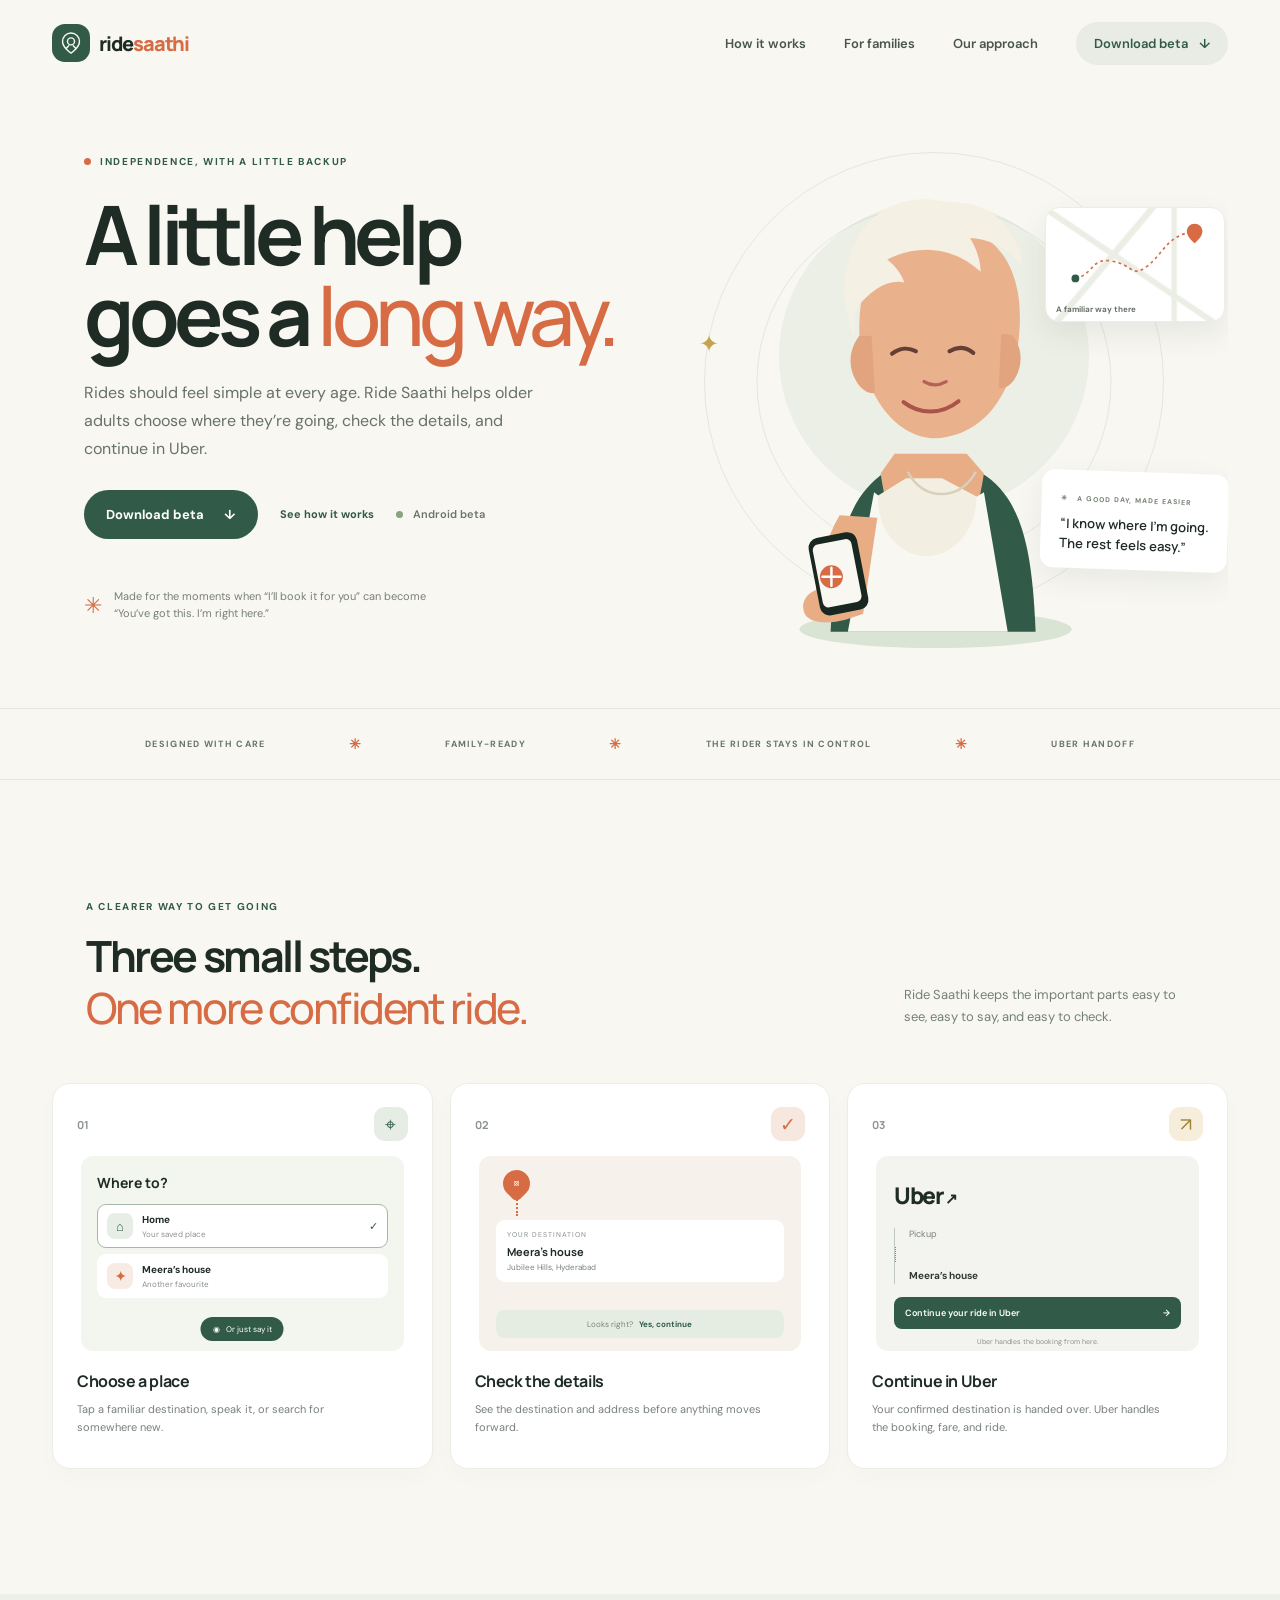
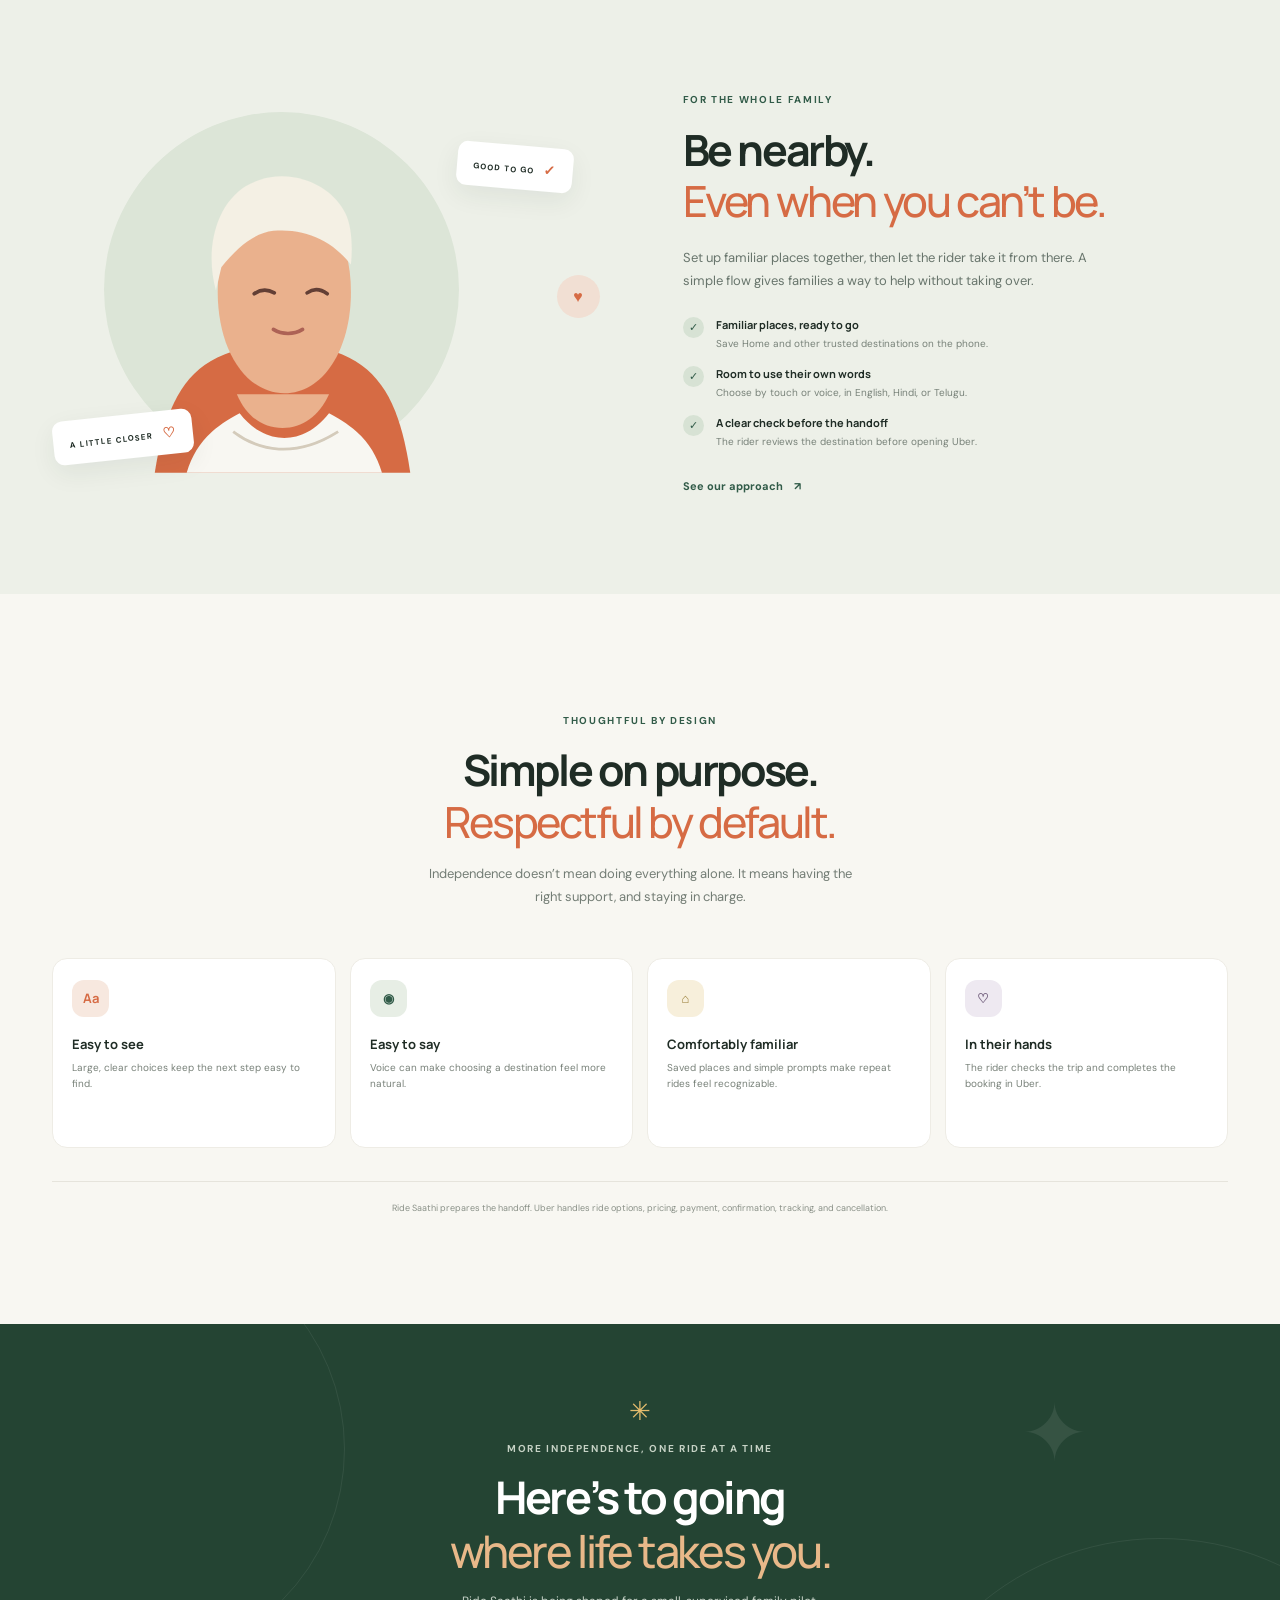
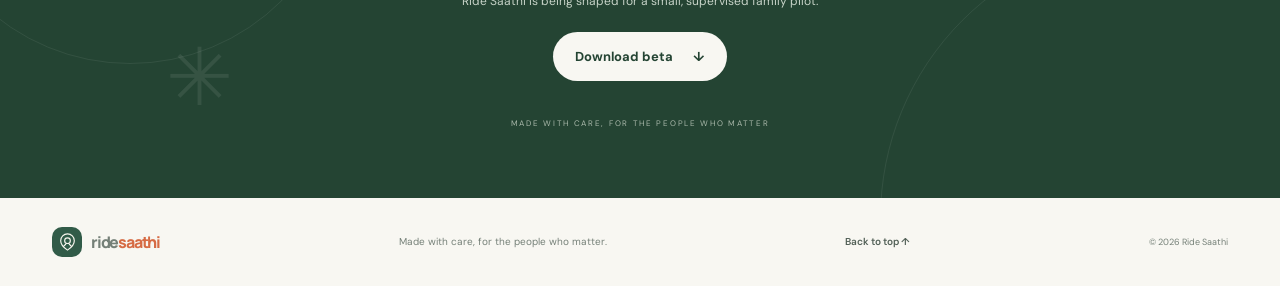
<file: website/index.html>
<!doctype html>
<html lang="en">
  <head>
    <meta charset="utf-8" />
    <meta name="viewport" content="width=device-width, initial-scale=1" />
    <meta name="theme-color" content="#f8f7f2" />
    <meta
      name="description"
      content="Ride Saathi helps older adults choose a destination, confirm the details, and continue their ride in Uber—with a little help from family when they need it."
    />
    <title>Ride Saathi — A little help goes a long way</title>
    <link rel="preconnect" href="https://fonts.googleapis.com" />
    <link rel="preconnect" href="https://fonts.gstatic.com" crossorigin />
    <link
      href="https://fonts.googleapis.com/css2?family=DM+Sans:wght@400;500;600;700&family=Manrope:wght@400;500;600;700;800&display=swap"
      rel="stylesheet"
    />
    <link rel="stylesheet" href="styles.css" />
    <script src="script.js" defer></script>
  </head>
  <body>
    <header class="site-header">
      <a class="brand" href="#top" aria-label="Ride Saathi home">
        <span class="brand-mark" aria-hidden="true"
          ><svg viewBox="0 0 40 40">
            <path
              d="M20 4.5c-7.2 0-13 5.8-13 13 0 9.2 13 18 13 18s13-8.8 13-18c0-7.2-5.8-13-13-13Z"
            />
            <circle cx="20" cy="17.5" r="5.4" />
            <path d="m12.4 28.4 4.1-4.1m11.1 4.1-4.1-4.1" /></svg
        ></span>
        <span class="brand-name">ride<span>saathi</span></span>
      </a>
      <button class="menu-toggle" aria-label="Open menu" aria-expanded="false">
        <span></span><span></span>
      </button>
      <nav class="main-nav" aria-label="Main navigation">
        <a href="#how-it-works">How it works</a>
        <a href="#made-for-family">For families</a>
        <a href="#built-with-care">Our approach</a>
        <a class="nav-cta" href="download/"
          >Download beta <span aria-hidden="true">↓</span></a
        >
      </nav>
    </header>

    <main id="top">
      <section class="hero section-shell">
        <div class="hero-copy">
          <div class="eyebrow">
            <span class="eyebrow-dot"></span> INDEPENDENCE, WITH A LITTLE BACKUP
          </div>
          <h1>A little help<br />goes a <em>long way.</em></h1>
          <p class="hero-intro">
            Rides should feel simple at every age. Ride Saathi helps older
            adults choose where they’re going, check the details, and continue
            in Uber.
          </p>
          <div class="hero-actions">
            <a class="button button-dark" href="download/"
              >Download beta <span aria-hidden="true">↓</span></a
            >
            <a class="text-link" href="#how-it-works">See how it works</a>
            <span class="availability"
              ><span class="availability-dot"></span> Android beta</span
            >
          </div>
          <div class="hero-note">
            <span class="note-icon">✳</span
            ><span
              >Made for the moments when “I’ll book it for you” can become<br
                class="desktop-only"
              />
              “You’ve got this. I’m right here.”</span
            >
          </div>
        </div>

        <div
          class="hero-art"
          aria-label="Illustration of an older woman using Ride Saathi on her phone"
        >
          <div class="sun-orbit orbit-one"></div>
          <div class="sun-orbit orbit-two"></div>
          <div class="hero-sparkle sparkle-a">✳</div>
          <div class="hero-sparkle sparkle-b">✦</div>
          <div class="hero-person">
            <svg
              viewBox="0 0 500 570"
              role="img"
              aria-label="A smiling older woman holding a phone"
            >
              <ellipse cx="258" cy="532" rx="166" ry="23" fill="#d9e4d5" />
              <path
                d="M130 535c5-102 19-163 66-194h117c52 31 63 98 67 194H130Z"
                fill="#315b48"
              />
              <path
                d="M191 342c8 52 17 88 64 99 44-8 54-49 62-99l-21-24h-88l-17 24Z"
                fill="#e9ad86"
              />
              <path
                d="M165 164c0-79 39-124 101-124 67 0 101 53 94 132-4 54-29 115-90 126-55 10-105-50-105-134Z"
                fill="#eab18d"
              />
              <path
                d="M159 174c-23-48-13-114 26-146 24-20 58-25 91-16 51-4 83 35 88 77-18-22-40-33-64-34 8 13 13 28 13 41-34-31-76-34-114-15 10 8 17 17 21 28-20-4-40 8-61 34v31Z"
                fill="#f4f0e4"
              />
              <path
                d="M165 174c-13 17-14 38-4 55 6 11 15 16 23 15l-4-70-15 0Zm186-1c13 14 14 36 4 53-5 9-13 13-20 12l3-66 13 1Z"
                fill="#e2a47f"
              />
              <path
                d="M205 196c9-7 20-8 29-3m41 0c10-6 20-5 29 2"
                fill="none"
                stroke="#633f35"
                stroke-width="5"
                stroke-linecap="round"
              />
              <path
                d="M244 230c8 5 18 5 27 0"
                fill="none"
                stroke="#b46158"
                stroke-width="4"
                stroke-linecap="round"
              />
              <path
                d="M219 255c19 15 46 16 67-1"
                fill="none"
                stroke="#a9534b"
                stroke-width="5"
                stroke-linecap="round"
              />
              <path
                d="M183 365c28 24 86 32 134 0l29 170H151l32-170Z"
                fill="#f8f7f2"
              />
              <path
                d="M141 393c-17 28-27 68-31 108 18 9 39 12 60 10l17-115-46-3Z"
                fill="#e9ad86"
              />
              <path
                d="M118 483c-18 3-26 18-19 31 7 11 28 12 50 6l21-7-4-28-48-2Z"
                fill="#e9ad86"
              />
              <rect
                x="101"
                y="423"
                width="60"
                height="96"
                rx="12"
                transform="rotate(-11 101 423)"
                fill="#18271f"
              />
              <rect
                x="107"
                y="430"
                width="48"
                height="78"
                rx="7"
                transform="rotate(-11 107 430)"
                fill="#f8f7f2"
              />
              <circle cx="131" cy="468" r="14" fill="#d66b44" />
              <path
                d="M120 468h22m-11-11v22"
                stroke="#fff"
                stroke-width="3"
                stroke-linecap="round"
              />
              <path
                d="M188 369c-2 43 26 73 59 74 33-1 61-31 61-73l-42-22h-44l-34 21Z"
                fill="#f2eee1"
              />
              <path
                d="M224 340c10 18 24 27 41 27s32-9 42-27"
                fill="none"
                stroke="#d6d0bd"
                stroke-width="3"
              />
            </svg>
          </div>
          <div class="map-card">
            <div class="map-grid"></div>
            <svg class="route-map" viewBox="0 0 250 140">
              <path
                d="M18 112C52 105 45 74 84 81s34 31 63 9 36-57 85-62"
                fill="none"
                stroke="#d66b44"
                stroke-width="3"
                stroke-dasharray="5 6"
              />
              <circle cx="18" cy="112" r="7" fill="#315b48" />
              <circle cx="232" cy="28" r="8" fill="#d66b44" />
              <path
                d="M232 14c-8 0-14 6-14 14 0 10 14 21 14 21s14-11 14-21c0-8-6-14-14-14Z"
                fill="#d66b44"
              /></svg
            ><span class="map-caption">A familiar way there</span>
          </div>
          <div class="quote-card">
            <span class="quote-stars">✳ &nbsp; A GOOD DAY, MADE EASIER</span>
            <p>“I know where I’m going.<br />The rest feels easy.”</p>
          </div>
        </div>
      </section>

      <section class="trust-strip" aria-label="Product highlights">
        <div class="trust-inner">
          <span>DESIGNED WITH CARE</span><i>✳</i><span>FAMILY-READY</span
          ><i>✳</i><span>THE RIDER STAYS IN CONTROL</span><i>✳</i
          ><span>UBER HANDOFF</span>
        </div>
      </section>

      <section class="how-section section-shell" id="how-it-works">
        <div class="section-heading">
          <div>
            <div class="eyebrow">A CLEARER WAY TO GET GOING</div>
            <h2>Three small steps.<br /><em>One more confident ride.</em></h2>
          </div>
          <p>
            Ride Saathi keeps the important parts easy to see, easy to say, and
            easy to check.
          </p>
        </div>
        <div class="steps-grid">
          <article class="step-card">
            <div class="step-top">
              <span class="step-number">01</span
              ><span class="step-icon icon-green">⌖</span>
            </div>
            <div class="step-visual visual-places">
              <span class="visual-label">Where to?</span>
              <div class="place-option selected">
                <b class="place-dot dot-home">⌂</b
                ><span
                  ><strong>Home</strong><small>Your saved place</small></span
                ><span class="checkmark">✓</span>
              </div>
              <div class="place-option">
                <b class="place-dot dot-orange">✦</b
                ><span
                  ><strong>Meera’s house</strong
                  ><small>Another favourite</small></span
                >
              </div>
              <div class="voice-pill">◉ &nbsp; Or just say it</div>
            </div>
            <h3>Choose a place</h3>
            <p>
              Tap a familiar destination, speak it, or search for somewhere new.
            </p>
          </article>
          <article class="step-card">
            <div class="step-top">
              <span class="step-number">02</span
              ><span class="step-icon icon-peach">✓</span>
            </div>
            <div class="step-visual visual-confirm">
              <div class="confirm-pin">⌖</div>
              <span class="confirm-line"></span>
              <div class="confirm-address">
                <small>YOUR DESTINATION</small><strong>Meera’s house</strong
                ><span>Jubilee Hills, Hyderabad</span>
              </div>
              <div class="confirm-ok">
                Looks right? &nbsp; <b>Yes, continue</b>
              </div>
            </div>
            <h3>Check the details</h3>
            <p>
              See the destination and address before anything moves forward.
            </p>
          </article>
          <article class="step-card">
            <div class="step-top">
              <span class="step-number">03</span
              ><span class="step-icon icon-yellow">↗</span>
            </div>
            <div class="step-visual visual-handoff">
              <div class="uber-word">Uber<span>↗</span></div>
              <div class="handoff-route">
                <span>Pickup</span><i></i><b>Meera’s house</b>
              </div>
              <div class="handoff-pill">
                Continue your ride in Uber <span>→</span>
              </div>
              <small class="uber-note"
                >Uber handles the booking from here.</small
              >
            </div>
            <h3>Continue in Uber</h3>
            <p>
              Your confirmed destination is handed over. Uber handles the
              booking, fare, and ride.
            </p>
          </article>
        </div>
      </section>

      <section class="family-section" id="made-for-family">
        <div class="family-inner section-shell">
          <div class="family-art">
            <div class="family-circle"></div>
            <div class="family-sticker sticker-one">
              GOOD TO GO <span>✓</span>
            </div>
            <div class="family-sticker sticker-two">
              A LITTLE CLOSER <span>♡</span>
            </div>
            <div class="family-illustration">
              <svg viewBox="0 0 400 410" aria-hidden="true">
                <path
                  d="M60 370c12-75 33-120 93-135h96c60 16 80 62 91 135H60Z"
                  fill="#d66b44"
                />
                <path
                  d="M129 172c0-61 29-101 73-101s73 39 73 101c0 64-31 111-73 111s-73-47-73-111Z"
                  fill="#eab18d"
                />
                <path
                  d="M127 170c-12-43-1-93 33-114 38-23 91-7 109 30 7 14 8 37 6 56-21-27-51-40-85-37-19 2-38 16-57 40l-6 25Z"
                  fill="#f4f0e4"
                />
                <path
                  d="M169 174c7-5 15-5 22-1m36 0c7-5 15-4 22 1"
                  stroke="#633f35"
                  stroke-width="4"
                  fill="none"
                  stroke-linecap="round"
                />
                <path
                  d="M190 213c10 6 22 6 32 0"
                  stroke="#ad6255"
                  stroke-width="4"
                  fill="none"
                  stroke-linecap="round"
                />
                <path
                  d="M150 284c10 24 28 37 50 37s40-13 51-37"
                  fill="#eab18d"
                />
                <path
                  d="M153 305c-34 18-49 36-58 65h214c-9-29-24-47-58-65-14 18-31 27-49 27s-35-9-49-27Z"
                  fill="#f8f7f2"
                />
                <path
                  d="M146 325c27 21 68 30 115 0"
                  stroke="#d4cbbb"
                  stroke-width="3"
                  fill="none"
                />
              </svg>
            </div>
            <div class="floating-heart">♥</div>
          </div>
          <div class="family-copy">
            <div class="eyebrow">FOR THE WHOLE FAMILY</div>
            <h2>Be nearby.<br /><em>Even when you can’t be.</em></h2>
            <p>
              Set up familiar places together, then let the rider take it from
              there. A simple flow gives families a way to help without taking
              over.
            </p>
            <ul class="family-list">
              <li>
                <span>✓</span>
                <div>
                  <strong>Familiar places, ready to go</strong
                  ><small
                    >Save Home and other trusted destinations on the
                    phone.</small
                  >
                </div>
              </li>
              <li>
                <span>✓</span>
                <div>
                  <strong>Room to use their own words</strong
                  ><small
                    >Choose by touch or voice, in English, Hindi, or
                    Telugu.</small
                  >
                </div>
              </li>
              <li>
                <span>✓</span>
                <div>
                  <strong>A clear check before the handoff</strong
                  ><small
                    >The rider reviews the destination before opening
                    Uber.</small
                  >
                </div>
              </li>
            </ul>
            <a class="text-link" href="#get-started"
              >See our approach <span>↗</span></a
            >
          </div>
        </div>
      </section>

      <section class="care-section section-shell" id="built-with-care">
        <div class="care-heading">
          <div class="eyebrow">THOUGHTFUL BY DESIGN</div>
          <h2>Simple on purpose.<br /><em>Respectful by default.</em></h2>
          <p>
            Independence doesn’t mean doing everything alone. It means having
            the right support, and staying in charge.
          </p>
        </div>
        <div class="care-cards">
          <article>
            <span class="care-icon care-icon-peach">Aa</span>
            <h3>Easy to see</h3>
            <p>Large, clear choices keep the next step easy to find.</p>
          </article>
          <article>
            <span class="care-icon care-icon-green">◉</span>
            <h3>Easy to say</h3>
            <p>Voice can make choosing a destination feel more natural.</p>
          </article>
          <article>
            <span class="care-icon care-icon-yellow">⌂</span>
            <h3>Comfortably familiar</h3>
            <p>
              Saved places and simple prompts make repeat rides feel
              recognizable.
            </p>
          </article>
          <article>
            <span class="care-icon care-icon-lilac">♡</span>
            <h3>In their hands</h3>
            <p>The rider checks the trip and completes the booking in Uber.</p>
          </article>
        </div>
        <div class="care-footnote">
          Ride Saathi prepares the handoff. Uber handles ride options, pricing,
          payment, confirmation, tracking, and cancellation.
        </div>
      </section>

      <section class="closing-section" id="get-started">
        <div class="closing-orb orb-left"></div>
        <div class="closing-orb orb-right"></div>
        <div class="closing-content">
          <span class="closing-star">✳</span>
          <div class="eyebrow">MORE INDEPENDENCE, ONE RIDE AT A TIME</div>
          <h2>Here’s to going<br /><em>where life takes you.</em></h2>
          <p>
            Ride Saathi is being shaped for a small, supervised family pilot.
          </p>
          <a class="button button-light" href="download/"
            >Download beta <span aria-hidden="true">↓</span></a
          ><span class="closing-foot"
            >MADE WITH CARE, FOR THE PEOPLE WHO MATTER</span
          >
        </div>
      </section>
    </main>
    <footer class="site-footer">
      <a class="brand footer-brand" href="#top"
        ><span class="brand-mark"
          ><svg viewBox="0 0 40 40">
            <path
              d="M20 4.5c-7.2 0-13 5.8-13 13 0 9.2 13 18 13 18s13-8.8 13-18c0-7.2-5.8-13-13-13Z"
            />
            <circle cx="20" cy="17.5" r="5.4" />
            <path d="m12.4 28.4 4.1-4.1m11.1 4.1-4.1-4.1" /></svg></span
        ><span class="brand-name">ride<span>saathi</span></span></a
      ><span>Made with care, for the people who matter.</span
      ><a href="#top">Back to top ↑</a
      ><small>© <span id="year"></span> Ride Saathi</small>
    </footer>
  </body>
</html>
</file>
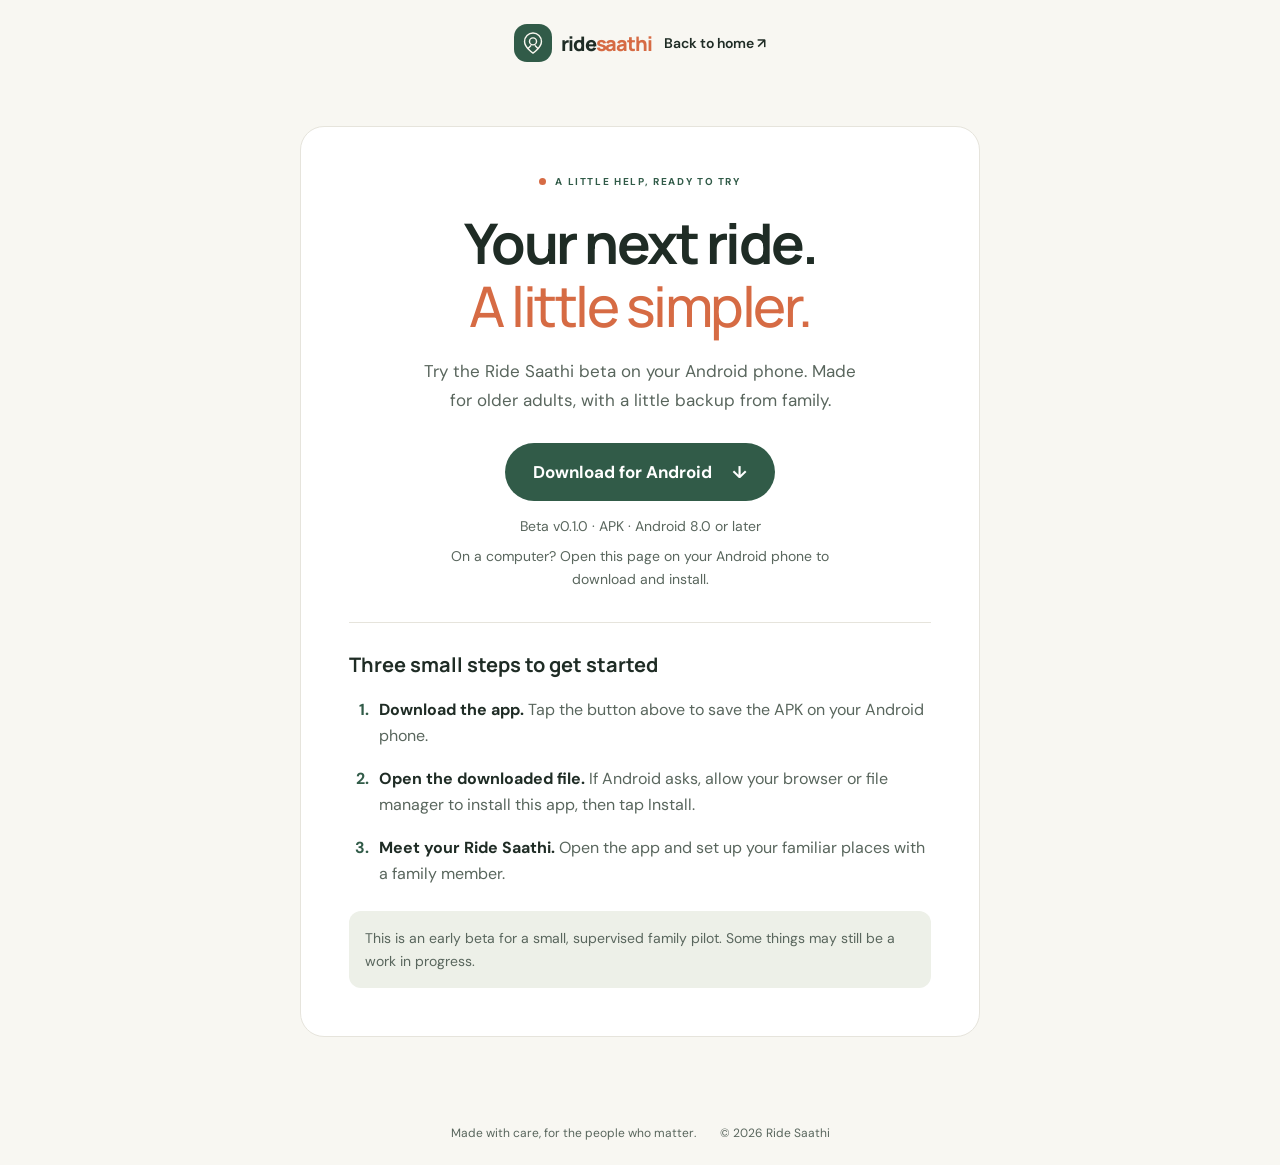
<file: website/download/index.html>
<!doctype html>
<html lang="en">
  <head>
    <meta charset="utf-8" />
    <meta name="viewport" content="width=device-width, initial-scale=1" />
    <meta name="theme-color" content="#f8f7f2" />
    <meta name="description" content="Download the Ride Saathi Android beta. A little help for a more confident ride, ready to try on your phone." />
    <title>Download the Android beta — Ride Saathi</title>
    <link rel="preconnect" href="https://fonts.googleapis.com" />
    <link rel="preconnect" href="https://fonts.gstatic.com" crossorigin />
    <link href="https://fonts.googleapis.com/css2?family=DM+Sans:wght@400;500;600;700&family=Manrope:wght@400;500;600;700;800&display=swap" rel="stylesheet" />
    <link rel="stylesheet" href="../styles.css" />
    <link rel="stylesheet" href="download.css" />
    <script src="../script.js" defer></script>
  </head>
  <body class="download-page">
    <header class="site-header">
      <a class="brand" href="../" aria-label="Ride Saathi home">
        <span class="brand-mark" aria-hidden="true">
          <svg viewBox="0 0 40 40">
            <path d="M20 4.5c-7.2 0-13 5.8-13 13 0 9.2 13 18 13 18s13-8.8 13-18c0-7.2-5.8-13-13-13Z" />
            <circle cx="20" cy="17.5" r="5.4" />
            <path d="m12.4 28.4 4.1-4.1m11.1 4.1-4.1-4.1" />
          </svg>
        </span>
        <span class="brand-name">ride<span>saathi</span></span>
      </a>
      <a class="download-home" href="../">Back to home <span aria-hidden="true">↗</span></a>
    </header>

    <main class="download-main section-shell">
      <section class="download-card" aria-labelledby="download-title">
        <div class="eyebrow"><span class="eyebrow-dot"></span> A LITTLE HELP, READY TO TRY</div>
        <h1 id="download-title">Your next ride.<br /><em>A little simpler.</em></h1>
        <p class="download-intro">Try the Ride Saathi beta on your Android phone. Made for older adults, with a little backup from family.</p>
        <a class="button button-dark download-button" href="https://github.com/whyismeleige/ride-saathi/releases/download/v0.1.0-beta/ride-saathi-beta-v0.1.0.apk">Download for Android <span aria-hidden="true">↓</span></a>
        <p class="download-details">Beta v0.1.0 · APK · Android 8.0 or later</p>
        <p class="download-device-note">On a computer? Open this page on your Android phone to download and install.</p>

        <div class="install-guide">
          <h2>Three small steps to get started</h2>
          <ol>
            <li><strong>Download the app.</strong> Tap the button above to save the APK on your Android phone.</li>
            <li><strong>Open the downloaded file.</strong> If Android asks, allow your browser or file manager to install this app, then tap Install.</li>
            <li><strong>Meet your Ride Saathi.</strong> Open the app and set up your familiar places with a family member.</li>
          </ol>
        </div>
        <p class="download-beta-note">This is an early beta for a small, supervised family pilot. Some things may still be a work in progress.</p>
      </section>
    </main>

    <footer class="download-footer">
      <span>Made with care, for the people who matter.</span>
      <small>© <span id="year"></span> Ride Saathi</small>
    </footer>
  </body>
</html>
</file>
<file: website/styles.css>
:root{--paper:#f8f7f2;--ink:#1f2c25;--green:#315b48;--green-dark:#244433;--orange:#d66b44;--peach:#f2ded1;--yellow:#f1d899;--muted:#6f776f;--line:#e6e4dc;--heading:'Manrope',sans-serif;--body:'DM Sans',sans-serif}*{box-sizing:border-box}html{scroll-behavior:smooth;scroll-padding-top:90px}body{margin:0;background:var(--paper);color:var(--ink);font-family:var(--body);-webkit-font-smoothing:antialiased}a{color:inherit;text-decoration:none}.site-header{height:86px;max-width:1240px;padding:0 32px;margin:auto;display:flex;align-items:center;justify-content:space-between;position:relative;z-index:5}.brand{display:inline-flex;align-items:center;gap:9px}.brand-mark{width:38px;height:38px;background:var(--green);border-radius:13px;display:grid;place-items:center}.brand-mark svg{width:26px;height:26px;fill:none;stroke:#f9f7ef;stroke-width:2.2;stroke-linecap:round;stroke-linejoin:round}.brand-name{font:800 20px var(--heading);letter-spacing:-1.2px}.brand-name span{color:var(--orange)}.main-nav{display:flex;align-items:center;gap:38px;font-size:13px;font-weight:600;color:#48554d}.main-nav>a:not(.nav-cta):hover,.text-link:hover{color:var(--orange)}.nav-cta{background:#e8ece5;padding:13px 18px;border-radius:99px;color:var(--green)}.nav-cta span{margin-left:8px}.menu-toggle{display:none}.section-shell{max-width:1240px;margin:0 auto;padding-left:32px;padding-right:32px}.hero{min-height:620px;display:grid;grid-template-columns:1fr 1fr;align-items:center;padding-top:26px;padding-bottom:56px}.hero-copy{position:relative;z-index:2;padding:14px 0 0 32px}.eyebrow{font-size:10px;letter-spacing:1.65px;font-weight:700;color:var(--green);display:flex;align-items:center;gap:9px}.eyebrow-dot{width:7px;height:7px;border-radius:50%;background:var(--orange)}h1,h2,h3,p{margin-top:0}.hero h1{font:700 clamp(56px,6.5vw,82px)/.99 var(--heading);letter-spacing:-5.8px;margin:26px 0 22px}.hero h1 em,.section-heading h2 em,.family-copy h2 em,.care-heading h2 em,.closing-content h2 em{font-weight:500;color:var(--orange);font-style:normal}.hero-intro{font-size:16px;line-height:1.75;color:#667168;max-width:465px;margin:0 0 27px}.hero-actions{display:flex;align-items:center;gap:22px;flex-wrap:wrap}.button{display:inline-flex;align-items:center;gap:20px;border-radius:99px;padding:16px 22px;font-size:13px;font-weight:700;transition:transform .2s,background .2s}.button:hover{transform:translateY(-2px)}.button-dark{background:var(--green);color:white}.button-dark:hover{background:var(--green-dark)}.availability{font-size:11px;color:#69756c;font-weight:600}.availability-dot{display:inline-block;width:7px;height:7px;background:#86a47e;border-radius:50%;margin-right:7px}.hero-note{display:flex;align-items:center;gap:12px;margin-top:49px;font-size:11px;line-height:1.6;color:#778078}.note-icon{color:var(--orange);font-size:22px}.hero-art{height:540px;position:relative;overflow:hidden}.sun-orbit{position:absolute;border:1px solid rgba(49,91,72,.1);border-radius:50%;left:50%;top:50%;transform:translate(-50%,-50%)}.orbit-one{width:460px;height:460px}.orbit-two{width:355px;height:355px}.hero-art:before{content:"";position:absolute;width:310px;height:310px;border-radius:50%;background:#ecefe5;top:89px;left:calc(50% - 155px)}.hero-person{position:absolute;width:410px;bottom:-8px;left:calc(50% - 210px);z-index:1}.hero-person svg{width:100%;display:block}.hero-sparkle{position:absolute;color:var(--orange);z-index:2}.sparkle-a{font-size:37px;right:13%;top:19%}.sparkle-b{font-size:24px;left:10%;top:40%;color:#c6a34d}.map-card{position:absolute;right:3px;top:95px;width:180px;height:115px;background:#fff;border:1px solid #eeece4;border-radius:14px;box-shadow:0 12px 30px #243a2b15;overflow:hidden;z-index:2;padding:8px}.map-grid{position:absolute;inset:0;background:linear-gradient(34deg,transparent 46%,#e7eadf 47%,#e7eadf 49%,transparent 50%),linear-gradient(130deg,transparent 37%,#e7eadf 38%,#e7eadf 40%,transparent 41%),linear-gradient(90deg,transparent 70%,#e7eadf 71%,#e7eadf 73%,transparent 74%);opacity:.8}.route-map{position:relative;width:100%;height:78px}.map-caption{position:absolute;bottom:7px;left:10px;font-size:8px;font-weight:700;color:#657267}.quote-card{position:absolute;z-index:2;bottom:82px;right:0;background:#fff;border-radius:13px;padding:15px 19px;box-shadow:0 10px 30px #243a2b13;transform:rotate(2deg)}.quote-stars{font-size:7px;letter-spacing:1px;color:#778274;font-weight:700}.quote-card p{font:600 13px/1.5 var(--heading);margin:8px 0 0}.trust-strip{border-top:1px solid var(--line);border-bottom:1px solid var(--line);overflow:hidden}.trust-inner{min-height:70px;max-width:1050px;margin:auto;padding:0 30px;display:flex;align-items:center;justify-content:space-between;color:#69756c;font-size:9px;letter-spacing:1.3px;font-weight:700}.trust-inner i{color:var(--orange);font-size:14px;font-style:normal}.how-section{padding-top:120px;padding-bottom:125px}.section-heading{display:flex;justify-content:space-between;align-items:end;margin:0 34px 50px}.section-heading h2,.family-copy h2,.care-heading h2,.closing-content h2{font:700 43px/1.2 var(--heading);letter-spacing:-2.4px;margin:17px 0 0}.section-heading>p{max-width:280px;margin:0 10px 5px 25px;font-size:13px;line-height:1.7;color:#738077}.steps-grid{display:grid;grid-template-columns:repeat(3,1fr);gap:17px}.step-card{min-height:386px;padding:23px 24px 26px;background:#fff;border:1px solid #edece5;border-radius:18px;box-shadow:0 8px 25px #28392e05}.step-top{display:flex;justify-content:space-between;align-items:center}.step-number{font:700 11px var(--heading);color:#8b948c}.step-icon{width:34px;height:34px;border-radius:11px;display:grid;place-items:center;font-size:19px}.icon-green{background:#e6ede5;color:var(--green)}.icon-peach{background:#f6e8df;color:var(--orange)}.icon-yellow{background:#f6eedb;color:#9f8437}.step-visual{height:195px;margin:15px 4px 19px;border-radius:12px;position:relative;overflow:hidden}.visual-places{background:#f3f5ef;padding:17px 16px}.visual-label{display:block;font:700 14px var(--heading);margin-bottom:12px}.place-option{display:flex;align-items:center;gap:9px;background:#fff;border:1px solid transparent;padding:8px 9px;border-radius:9px;margin-bottom:6px}.place-option.selected{border-color:#a5b8a5}.place-dot{font-style:normal;width:26px;height:26px;border-radius:8px;display:grid;place-items:center;font-size:13px}.dot-home{color:var(--green);background:#e7eee6}.dot-orange{color:var(--orange);background:#f7ebe3}.place-option strong,.place-option small{display:block}.place-option strong{font-size:10px}.place-option small{font-size:8px;color:#8b938b;margin-top:3px}.checkmark{margin-left:auto;color:var(--green);font-size:11px}.voice-pill{position:absolute;bottom:10px;left:50%;transform:translateX(-50%);white-space:nowrap;background:var(--green);color:white;border-radius:99px;padding:7px 12px;font-size:8px}.visual-confirm{background:#f6f2eb;padding:19px 17px}.confirm-pin{position:absolute;top:14px;left:24px;width:27px;height:27px;background:var(--orange);color:white;border-radius:50% 50% 50% 5px;transform:rotate(-45deg);display:grid;place-items:center;font-size:13px}.confirm-line{position:absolute;top:40px;left:37px;height:20px;border-left:2px dotted var(--orange)}.confirm-address{position:absolute;top:64px;left:17px;right:17px;background:#fff;border-radius:9px;padding:10px 11px}.confirm-address small,.confirm-address strong,.confirm-address span{display:block}.confirm-address small{color:#859085;font-size:7px;letter-spacing:1px}.confirm-address strong{font:700 11px var(--heading);margin:5px 0 3px}.confirm-address span{font-size:8px;color:#7a837a}.confirm-ok{position:absolute;left:17px;right:17px;bottom:13px;border-radius:8px;background:#e5ede3;padding:9px;text-align:center;font-size:8px;color:#778475}.confirm-ok b{color:var(--green);font-weight:700}.visual-handoff{background:#f3f3f0;padding:23px 18px}.uber-word{font:800 23px var(--heading);letter-spacing:-1.5px}.uber-word span{font-size:15px;margin-left:3px}.handoff-route{margin-top:17px;border-left:1px solid #bec8bf;padding:0 0 2px 14px;display:flex;flex-direction:column;gap:7px;font-size:9px;color:#778077}.handoff-route b{font-size:10px;color:#303a33}.handoff-route i{height:15px;border-left:1px dotted var(--orange);margin-left:-14px}.handoff-pill{margin-top:13px;background:var(--green);color:white;border-radius:8px;padding:10px 11px;font-size:9px;font-weight:600;display:flex;justify-content:space-between}.uber-note{display:block;text-align:center;color:#8b938b;font-size:7px;margin-top:8px}.step-card h3{font:700 16px var(--heading);letter-spacing:-.4px;margin:0 0 8px}.step-card>p{font-size:11px;line-height:1.65;color:#788179;margin:0;max-width:290px}.family-section{background:#edf0e8;overflow:hidden}.family-inner{min-height:600px;display:grid;grid-template-columns:1fr 1fr;align-items:center;gap:65px;padding-top:74px;padding-bottom:75px}.family-art{height:440px;position:relative}.family-circle{position:absolute;width:355px;height:355px;border-radius:50%;background:#dce5d7;top:38px;left:52px}.family-illustration{position:absolute;width:365px;bottom:0;left:48px}.family-sticker{position:absolute;z-index:2;background:#fff;box-shadow:0 9px 26px #22372a12;padding:13px 16px;border-radius:10px;font-size:8px;letter-spacing:1px;font-weight:700}.family-sticker span{color:var(--orange);font-size:14px;margin-left:7px}.sticker-one{top:71px;right:35px;transform:rotate(5deg)}.sticker-two{bottom:55px;left:1px;transform:rotate(-6deg)}.floating-heart{position:absolute;top:201px;right:8px;background:#f1dfd3;color:var(--orange);border-radius:50%;width:43px;height:43px;display:grid;place-items:center}.family-copy{padding:0 25px 0 10px}.family-copy h2{margin-top:18px}.family-copy>p{max-width:435px;color:#68756c;font-size:13px;line-height:1.8;margin:19px 0 24px}.family-list{list-style:none;padding:0;margin:0 0 25px}.family-list li{display:flex;gap:12px;align-items:flex-start;margin:15px 0}.family-list>li>span{width:21px;height:21px;border-radius:50%;background:#d7e2d4;color:var(--green);font-size:11px;display:grid;place-items:center;flex:none}.family-list strong,.family-list small{display:block}.family-list strong{font:700 11px var(--heading)}.family-list small{font-size:10px;color:#788279;margin-top:4px;line-height:1.5}.text-link{font-size:11px;font-weight:700;color:var(--green)}.text-link span{margin-left:8px}.care-section{padding-top:120px;padding-bottom:110px}.care-heading{text-align:center;max-width:570px;margin:0 auto 49px}.care-heading .eyebrow{justify-content:center}.care-heading h2{margin-top:17px}.care-heading>p{font-size:13px;line-height:1.75;color:#737d75;max-width:440px;margin:16px auto 0}.care-cards{display:grid;grid-template-columns:repeat(4,1fr);gap:14px}.care-cards article{background:#fff;border:1px solid #eeece5;border-radius:15px;min-height:190px;padding:21px 19px}.care-icon{display:grid;place-items:center;width:37px;height:37px;border-radius:12px;font:700 13px var(--heading)}.care-icon-peach{background:#f7e8df;color:var(--orange)}.care-icon-green{background:#e7eee5;color:var(--green)}.care-icon-yellow{background:#f7efdb;color:#967b32}.care-icon-lilac{background:#eee9f1;color:#766481}.care-cards h3{font:700 13px var(--heading);margin:18px 0 7px}.care-cards p{font-size:10px;line-height:1.65;color:#788179;margin:0}.care-footnote{text-align:center;border-top:1px solid var(--line);margin-top:33px;padding-top:20px;font-size:9px;color:#899087}.closing-section{position:relative;overflow:hidden;min-height:400px;background:var(--green-dark);color:white;display:grid;place-items:center;text-align:center;padding:70px 20px}.closing-content{position:relative;z-index:1}.closing-star{font-size:26px;color:#e4bc6d}.closing-content .eyebrow{color:#c6d2c5;justify-content:center;margin:14px 0}.closing-content h2{font-size:45px;color:white;margin:15px 0}.closing-content h2 em{color:#e8b889}.closing-content>p{color:#c7d3c8;font-size:12px;margin:14px 0 23px}.button-light{background:#f8f7f2;color:var(--green-dark)}.button-light:hover{background:white}.closing-foot{display:block;margin-top:37px;font-size:8px;letter-spacing:1.7px;color:#a9b8aa}.closing-orb{position:absolute;border:1px solid #ffffff12;border-radius:50%}.orb-left{width:430px;height:430px;left:-85px;top:-90px}.orb-right{width:560px;height:560px;right:-160px;bottom:-300px}.closing-section:before,.closing-section:after{position:absolute;color:#ffffff15;font-size:80px}.closing-section:before{content:'✳';left:13%;bottom:68px}.closing-section:after{content:'✦';right:15%;top:58px}.site-footer{max-width:1240px;margin:auto;min-height:88px;padding:15px 32px;display:flex;align-items:center;justify-content:space-between;color:#758078;font-size:10px}.footer-brand .brand-mark{width:30px;height:30px;border-radius:10px}.footer-brand .brand-mark svg{width:21px}.footer-brand .brand-name{font-size:16px}.site-footer>a:not(.brand){font-weight:600;color:#526057}.site-footer small{font-size:9px}
@media(max-width:900px){.hero-copy{padding-left:5px}.hero h1{font-size:67px}.hero-art{transform:scale(.9);transform-origin:center}.family-inner{gap:25px}.family-art{transform:scale(.88);transform-origin:center}.section-heading{margin-left:5px;margin-right:5px}.trust-inner{min-width:730px;position:relative;left:50%;transform:translateX(-50%)}.care-cards{grid-template-columns:repeat(2,1fr)}}
@media(max-width:650px){html{scroll-padding-top:70px}.site-header{height:70px;padding:0 20px}.brand-mark{width:34px;height:34px}.brand-name{font-size:18px}.menu-toggle{display:flex;border:0;background:#e8ece5;border-radius:50%;width:40px;height:40px;flex-direction:column;gap:5px;align-items:center;justify-content:center}.menu-toggle span{width:15px;height:1.5px;background:var(--green);transition:transform .2s}.menu-toggle[aria-expanded=true] span:first-child{transform:translateY(3.25px) rotate(45deg)}.menu-toggle[aria-expanded=true] span:last-child{transform:translateY(-3.25px) rotate(-45deg)}.main-nav{display:none;position:absolute;top:62px;left:15px;right:15px;background:#fff;border:1px solid var(--line);padding:15px;border-radius:15px;box-shadow:0 15px 35px #1f2c2517;flex-direction:column;align-items:stretch;gap:0}.main-nav.open{display:flex}.main-nav>a{padding:14px 12px}.nav-cta{margin-top:5px;text-align:center}.section-shell{padding-left:21px;padding-right:21px}.hero{display:flex;flex-direction:column;align-items:stretch;padding-top:47px;padding-bottom:34px;min-height:0}.hero-copy{padding:0}.eyebrow{font-size:9px;letter-spacing:1.35px}.hero h1{font-size:57px;letter-spacing:-4px;margin:22px 0 16px}.hero-intro{font-size:14px;line-height:1.7;max-width:390px}.hero-actions{gap:14px;flex-wrap:wrap}.button{padding:14px 18px;font-size:12px}.availability{font-size:10px}.hero-note{margin-top:27px;font-size:10px}.desktop-only{display:none}.hero-art{height:400px;transform:none;margin-top:15px;overflow:hidden}.hero-art:before{width:250px;height:250px;top:67px;left:calc(50% - 125px)}.orbit-one{width:370px;height:370px}.orbit-two{width:290px;height:290px}.hero-person{width:318px;left:calc(50% - 165px);bottom:-8px}.map-card{right:0;top:59px;transform:scale(.83);transform-origin:top right}.quote-card{right:0;bottom:38px;transform:scale(.88) rotate(2deg);transform-origin:bottom right}.sparkle-a{right:10%;top:17%;font-size:29px}.sparkle-b{left:7%;top:43%;font-size:19px}.trust-inner{min-height:60px;min-width:680px;font-size:8px}.how-section{padding-top:77px;padding-bottom:79px}.section-heading{display:block;margin:0 0 28px}.section-heading h2,.family-copy h2,.care-heading h2{font-size:34px;letter-spacing:-1.8px}.section-heading>p{margin:14px 0 0;font-size:12px;max-width:350px}.steps-grid{grid-template-columns:1fr;gap:12px}.step-card{min-height:0;padding:19px 20px 22px}.step-visual{height:185px;margin:13px 0 16px}.visual-places{max-width:330px}.step-card>p{font-size:11px}.family-inner{display:flex;flex-direction:column;gap:14px;padding-top:42px;padding-bottom:66px}.family-art{height:360px;width:100%;transform:none;max-width:410px}.family-circle{width:290px;height:290px;top:26px;left:calc(50% - 148px)}.family-illustration{width:300px;left:calc(50% - 155px);bottom:0}.sticker-one{top:49px;right:0}.sticker-two{bottom:41px;left:0}.floating-heart{right:1px;top:170px}.family-copy{padding:5px 0 0}.family-copy>p{font-size:12px}.family-list small{font-size:9px}.care-section{padding-top:78px;padding-bottom:72px}.care-heading{margin-bottom:30px}.care-heading>p{font-size:12px}.care-cards{grid-template-columns:repeat(2,1fr);gap:9px}.care-cards article{min-height:168px;padding:16px 13px}.care-cards h3{font-size:11px;margin-top:14px}.care-cards p{font-size:9px}.care-footnote{font-size:8px;line-height:1.6;margin-top:23px}.closing-section{min-height:380px;padding:57px 18px}.closing-content h2{font-size:37px;letter-spacing:-1.8px}.closing-content .eyebrow{font-size:8px}.closing-content>p{font-size:11px}.site-footer{padding:17px 20px;min-height:110px;display:grid;grid-template-columns:1fr auto;gap:10px}.site-footer>span{grid-column:1;grid-row:2;font-size:9px}.site-footer>a:not(.brand){grid-column:2;grid-row:1}.site-footer small{grid-column:2;grid-row:2;text-align:right}}
@media(prefers-reduced-motion:reduce){*,*::before,*::after{scroll-behavior:auto!important;transition:none!important}}
</file>
<file: website/download/download.css>
.download-page { min-height: 100vh; display: flex; flex-direction: column; }
.download-home { font-size: 14px; font-weight: 600; padding: 12px 0 12px 12px; }
.download-home:hover { color: var(--green); text-decoration: underline; }
.download-main { width: 100%; flex: 1; padding-top: 40px; padding-bottom: 64px; }
.download-card { max-width: 680px; margin: auto; padding: 48px; background: #fff; border: 1px solid var(--line); border-radius: 24px; text-align: center; }
.download-card .eyebrow { justify-content: center; }
.download-card h1 { font: 700 clamp(36px, 5vw, 56px)/1.12 var(--heading); letter-spacing: -2.5px; margin: 24px 0 20px; }
.download-card h1 em { color: var(--orange); font-style: normal; font-weight: 500; }
.download-intro { max-width: 440px; margin: 0 auto 28px; color: #59665d; font-size: 17px; line-height: 1.7; }
.download-button { min-height: 56px; justify-content: center; font-size: 17px; padding: 18px 28px; }
.download-details { margin: 16px 0 10px; font-size: 14px; color: #59665d; }
.download-device-note { max-width: 400px; margin: 0 auto; font-size: 14px; line-height: 1.6; color: #59665d; }
.install-guide { margin-top: 32px; padding-top: 28px; border-top: 1px solid var(--line); text-align: left; }
.install-guide h2 { font: 700 20px/1.4 var(--heading); margin-bottom: 18px; }
.install-guide ol { margin: 0; padding-left: 24px; }
.install-guide li { padding-left: 6px; margin-bottom: 16px; font-size: 16px; line-height: 1.65; color: #59665d; }
.install-guide li::marker { color: var(--green); font-weight: 700; }
.install-guide strong { color: var(--ink); }
.download-beta-note { margin: 24px 0 0; padding: 16px; background: #edf0e8; border-radius: 12px; font-size: 14px; line-height: 1.6; color: #59665d; text-align: left; }
.download-footer { display: flex; flex-wrap: wrap; justify-content: center; gap: 12px 24px; padding: 24px; text-align: center; color: #59665d; font-size: 12px; }
.download-footer small { font-size: inherit; }
.download-page a:focus-visible { outline: 3px solid var(--orange); outline-offset: 5px; }
@media (max-width: 650px) {
  .download-home { font-size: 12px; }
  .download-main { padding-top: 20px; padding-bottom: 32px; }
  .download-card { padding: 32px 20px; border-radius: 18px; }
  .download-card h1 { letter-spacing: -1.8px; }
  .download-intro { font-size: 16px; }
  .download-button { width: 100%; gap: 12px; padding: 16px 12px; font-size: 16px; }
}
</file>
